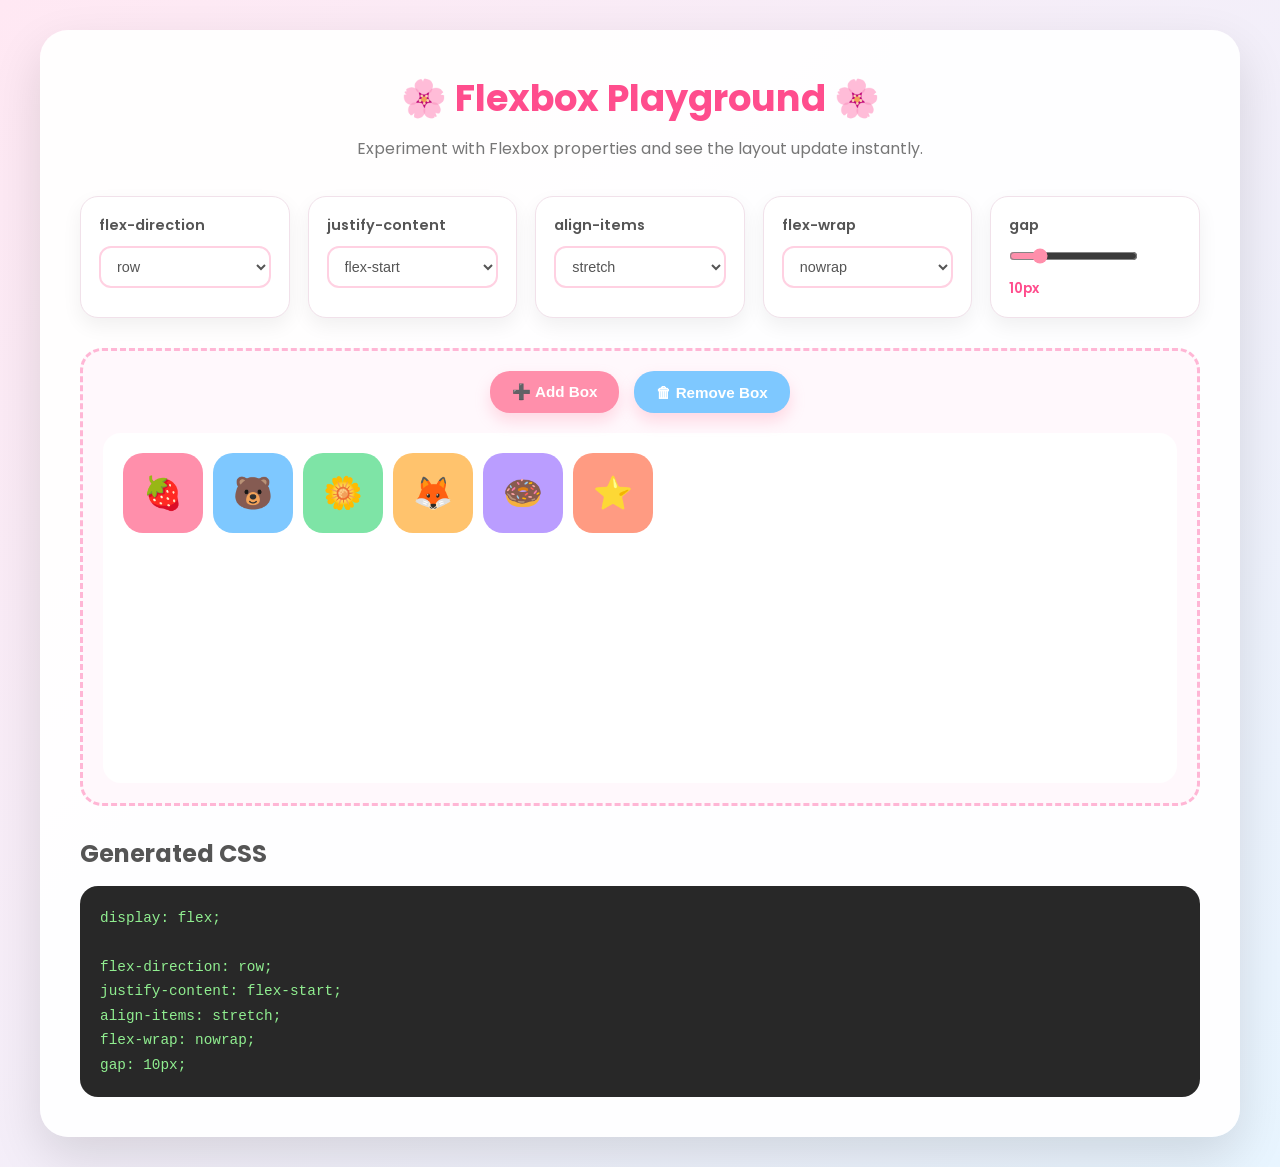
<file: flexbox-playground/index.html>
<!DOCTYPE html>
<html lang="en">
<head>
    <meta charset="UTF-8">
    <meta name="viewport" content="width=device-width, initial-scale=1.0">
    <title>Flexbox Playground</title>

    <link rel="stylesheet" href="style.css">

    <link rel="preconnect" href="https://fonts.googleapis.com">
    <link href="https://fonts.googleapis.com/css2?family=Poppins:wght@300;400;500;600;700&display=swap" rel="stylesheet">
</head>
<body>

<div class="wrapper">

    <h1>🌸 Flexbox Playground 🌸</h1>
    <p class="subtitle">
        Experiment with Flexbox properties and see the layout update instantly.
    </p>

    <div id="controls" class="controls"></div>

    <div class="playground">

      <div class="box-actions">
          <button id="addBox">
              ➕ Add Box
          </button>
      
          <button id="removeBox">
              🗑 Remove Box
          </button>
      </div>

        <div id="flexContainer" class="container">
            <div class="box">🍓</div>
            <div class="box">🐻</div>
            <div class="box">🌼</div>
            <div class="box">🦊</div>
            <div class="box">🍩</div>
            <div class="box">⭐</div>
        </div>

    </div>

    <h2>Generated CSS</h2>

    <pre id="cssCode"></pre>

</div>

<script src="script.js"></script>

</body>
</html>
</file>
<file: flexbox-playground/style.css>
* {
    margin: 0;
    padding: 0;
    box-sizing: border-box;
}

body {
    font-family: "Poppins", sans-serif;
    min-height: 100vh;

    background: linear-gradient(135deg, #ffe8f3, #e8f5ff);

    padding: 30px;

    display: flex;
    justify-content: center;
    align-items: flex-start;
}


.wrapper {

    width: 100%;
    max-width: 1200px;

    background: rgba(255,255,255,0.95);

    border-radius: 28px;

    padding: clamp(20px, 5vw, 40px);

    box-shadow:
        0 20px 50px rgba(0,0,0,.12);

}


/* Header */

h1 {

    text-align: center;

    color:#ff4d8d;

    font-size:clamp(1.6rem,4vw,2.3rem);

}


.subtitle {

    text-align:center;

    color:#777;

    margin-top:10px;

    margin-bottom:35px;

}



/* Controls */

.controls {

    display:grid;

    grid-template-columns:
        repeat(auto-fit,minmax(200px,1fr));

    gap:18px;

    margin-bottom:30px;

}


.control {

    background:#fff;

    border-radius:18px;

    padding:18px;

    border:1px solid #f1e1ea;

    box-shadow:
        0 8px 20px rgba(0,0,0,.06);

    transition:.25s;

}


.control:hover {

    transform:translateY(-3px);

    box-shadow:
        0 12px 25px rgba(0,0,0,.1);

}


.control label {

    display:block;

    font-size:.9rem;

    font-weight:600;

    color:#555;

    margin-bottom:10px;

}



select {

    width:100%;

    padding:10px 12px;

    border-radius:12px;

    border:2px solid #ffd1e2;

    background:#fff;

    color:#555;

    font-size:.9rem;

    cursor:pointer;

}


select:focus {

    outline:none;

    border-color:#ff8fab;

}



/* Range */

input[type="range"] {

    accent-color:#ff8fab;

}


.value {

    margin-top:8px;

    color:#ff4d8d;

    font-size:.85rem;

    font-weight:600;

}



/* Playground */

.playground {

    width:100%;

    background:#fff8fc;

    border-radius:22px;

    padding:20px;

    border:3px dashed #ffb6d5;

    overflow:hidden;

}



/*
    Flex Area
    Important:
    - min-width:0 prevents overflow
    - flex-wrap helps items stay inside
*/

.container {

    width:100%;

    min-height:350px;

    max-height:500px;

    overflow:auto;


    display:flex;

    flex-direction:row;

    flex-wrap:wrap;


    padding:20px;

    gap:10px;


    background:white;

    border-radius:18px;


    transition:.35s ease;

}



/* Scrollbar */

.container::-webkit-scrollbar {

    width:8px;

    height:8px;

}


.container::-webkit-scrollbar-thumb {

    background:#ffb6d5;

    border-radius:20px;

}



/* Boxes */

.box {

    flex:0 0 auto;


    width:80px;

    height:80px;


    border-radius:20px;


    display:flex;

    justify-content:center;

    align-items:center;


    font-size:2rem;


    transition:.3s ease;


    cursor:pointer;

}


.box:hover {

    transform:
        scale(1.12)
        rotate(6deg);

}



/* Colors */

.box:nth-child(1){
    background:#ff8fab;
}

.box:nth-child(2){
    background:#7ec8ff;
}

.box:nth-child(3){
    background:#7ee4a6;
}

.box:nth-child(4){
    background:#ffc36d;
}

.box:nth-child(5){
    background:#ba9dff;
}

.box:nth-child(6){
    background:#ff9b82;
}



/* CSS Preview */

h2 {

    margin-top:30px;

    margin-bottom:15px;

    color:#555;

}


pre {

    width:100%;

    background:#282828;

    color:#90ee90;


    padding:20px;

    border-radius:18px;


    overflow:auto;


    font-size:.9rem;

    line-height:1.7;

}



/* Mobile */

@media(max-width:600px){

    body {

        padding:15px;

    }


    .wrapper {

        border-radius:20px;

    }


    .box {

        width:65px;

        height:65px;

        font-size:1.5rem;

    }


    .container {

        min-height:280px;

    }

}
.box-actions {

    display:flex;

    justify-content:center;

    gap:15px;

    margin-bottom:20px;

}


.box-actions button {

    border:none;

    padding:12px 22px;

    border-radius:20px;

    background:#ff8fab;

    color:white;

    font-weight:600;

    font-size:.95rem;

    cursor:pointer;


    box-shadow:
        0 8px 15px rgba(255,143,171,.3);


    transition:.25s;

}


.box-actions button:hover {

    transform:translateY(-3px) scale(1.03);

}


#removeBox {

    background:#7ec8ff;

}
</file>
